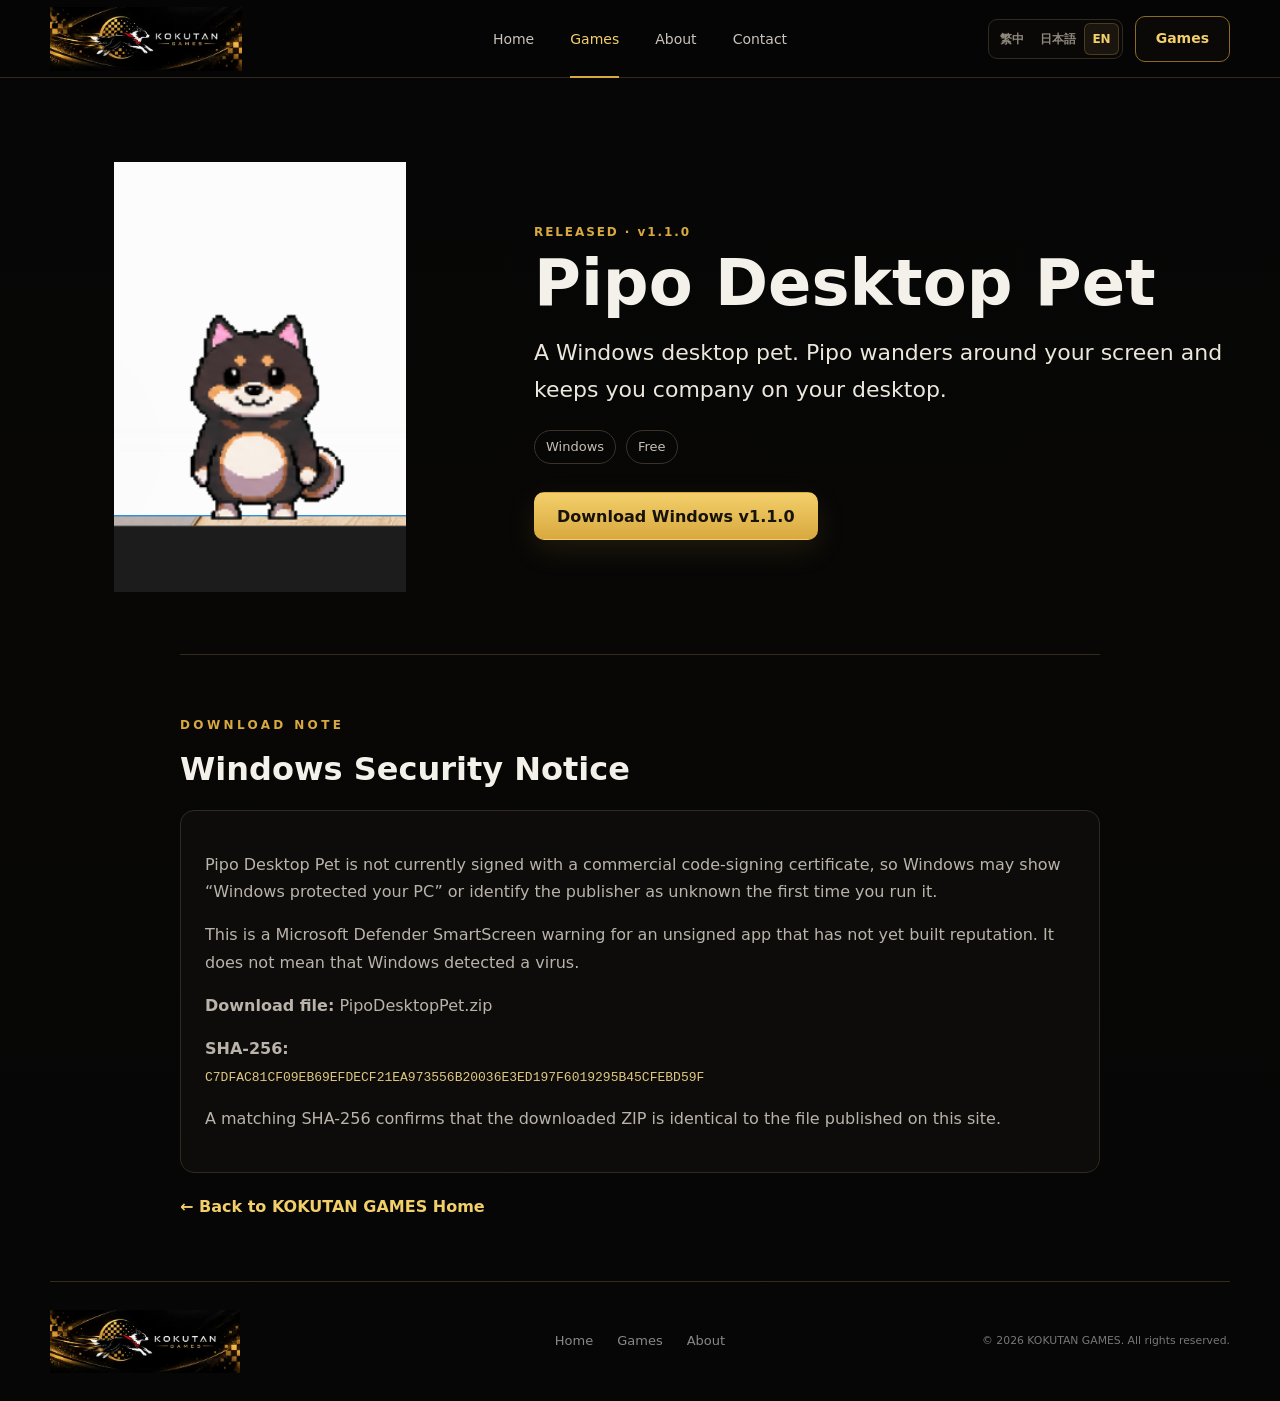
<file: games/pipo.html>
<!doctype html>
<html lang="zh-Hant">
<head>
  <meta charset="utf-8">
  <meta name="viewport" content="width=device-width,initial-scale=1">
  <title>Pipo Desktop Pet | KOKUTAN GAMES</title>
  <meta name="description" content="Pipo Desktop Pet — Windows 桌面小寵物。">
  <link rel="stylesheet" href="../style.css">
</head>
<body data-page="pipo">
  <header class="site-header">
    <a class="brand" href="../" aria-label="KOKUTAN GAMES"><img src="../assets/logo-wide.webp" alt="KOKUTAN GAMES"></a>
    <nav class="nav"><a href="../" data-i18n="nav.home">Home</a><a class="active" href="../#games" data-i18n="nav.games">Games</a><a href="../#about" data-i18n="nav.about">About</a><a href="mailto:" data-i18n="nav.contact">Contact</a></nav>
    <div class="header-tools"><div class="language-switcher" aria-label="Language"><button type="button" data-lang-btn="zh-Hant">繁中</button><button type="button" data-lang-btn="ja">日本語</button><button type="button" data-lang-btn="en">EN</button></div><a class="header-cta" href="../#games" data-i18n="nav.games">Games</a></div>
  </header>
  <main>
    <section class="detail-hero">
      <div class="detail-logo"><img src="../pipoimg.png" alt="Pipo Desktop Pet"></div>
      <div class="detail-copy">
        <p class="status">RELEASED · v1.1.0</p>
        <h1>Pipo Desktop Pet</h1>
        <p class="lead" data-i18n="pipo.lead">Windows 桌面小寵物。Pipo 會在螢幕上走來走去，陪你待在桌面上。</p>
        <div class="detail-meta"><span class="chip">Windows</span><span class="chip" data-i18n="tag.free">免費</span></div>
        <a class="button primary" href="https://github.com/user-attachments/files/31442920/PipoDesktopPet.zip" data-i18n="download">下載 Windows 版 v1.1.0</a>
      </div>
    </section>
    <section class="content-block">
      <span class="eyebrow" data-i18n="note.eyebrow">下載說明</span>
      <h2 data-i18n="note.heading">Windows 安全性提示</h2>
      <div class="download-box">
        <p data-i18n="note.p1">Pipo Desktop Pet 目前尚未使用商業程式碼簽章，因此 Windows 第一次執行時可能顯示「Windows 已保護您的電腦」及「不明的發行者」。</p>
        <p data-i18n="note.p2">這是 Microsoft Defender SmartScreen 對尚未建立信譽之未簽章程式的安全提示，並不代表 Windows 已偵測到病毒。</p>
        <p><strong data-i18n="note.file">下載檔案：</strong> PipoDesktopPet.zip</p>
        <p><strong data-i18n="note.sha">SHA-256：</strong><br><code>C7DFAC81CF09EB69EFDECF21EA973556B20036E3ED197F6019295B45CFEBD59F</code></p>
        <p data-i18n="note.p3">SHA-256 相同表示下載檔案與本站發布的 ZIP 內容一致。</p>
      </div>
      <a class="back-link" href="../" data-i18n="back">← 回 KOKUTAN GAMES 首頁</a>
    </section>
  </main>
  <footer class="site-footer"><img src="../assets/logo-wide.webp" alt="KOKUTAN GAMES"><div class="footer-links"><a href="../" data-i18n="nav.home">Home</a><a href="../#games" data-i18n="nav.games">Games</a><a href="../#about" data-i18n="nav.about">About</a></div><small data-i18n="footer.rights">© 2026 KOKUTAN GAMES. All rights reserved.</small></footer>
  <script src="../i18n.js" defer></script>
</body>
</html>
</file>
<file: style.css>
*{box-sizing:border-box}
:root{--bg:#060606;--panel:#0d0d0d;--panel2:#11110f;--text:#f4f1ea;--muted:#aaa49a;--line:#332b1d;--line-soft:#201b14;--gold:#d8a93f;--gold2:#f3cf6a;--gold3:#8d6925;--max:1180px}
html{scroll-behavior:smooth}body{margin:0;font-family:Inter,ui-sans-serif,system-ui,-apple-system,"Segoe UI","Noto Sans TC","Hiragino Kaku Gothic ProN","Yu Gothic",Meiryo,"PingFang TC",sans-serif;color:var(--text);background:linear-gradient(180deg,#060606 0%,#080706 45%,#060606 100%);line-height:1.7}a{color:inherit}img{max-width:100%}
.site-header{height:78px;padding:0 max(24px,calc((100vw - var(--max))/2));display:grid;grid-template-columns:1fr auto 1fr;align-items:center;border-bottom:1px solid var(--line);background:rgba(6,6,6,.94);backdrop-filter:blur(12px);position:sticky;top:0;z-index:20}.brand{display:flex;align-items:center;width:220px;height:64px}.brand img{width:100%;height:100%;object-fit:contain;object-position:left center}.nav{display:flex;gap:36px;align-items:center}.nav a{text-decoration:none;color:#c8c3bb;font-size:14px;padding:28px 0 24px;border-bottom:2px solid transparent}.nav a:hover,.nav a.active{color:var(--gold2);border-color:var(--gold)}.header-tools{justify-self:end;display:flex;align-items:center;gap:12px}.language-switcher{display:flex;align-items:center;padding:3px;border:1px solid #302a20;border-radius:9px;background:#090807}.language-switcher button{appearance:none;border:0;background:transparent;color:#8f887d;font:inherit;font-size:12px;font-weight:750;padding:6px 8px;border-radius:6px;cursor:pointer;white-space:nowrap}.language-switcher button:hover{color:#e2d8c5}.language-switcher button.active{background:#1a160f;color:var(--gold2);box-shadow:inset 0 0 0 1px rgba(216,169,63,.26)}.header-cta{justify-self:end;text-decoration:none;border:1px solid var(--gold3);color:var(--gold2);padding:10px 20px;border-radius:10px;font-weight:750;font-size:14px;background:#0a0907;transition:.2s ease;white-space:nowrap}.header-cta:hover{border-color:var(--gold2);box-shadow:0 0 0 3px rgba(243,207,106,.06)}
.hero{min-height:690px;display:grid;place-items:center;text-align:center;border-bottom:1px solid var(--line);position:relative;overflow:hidden;background:radial-gradient(circle at 50% 39%,rgba(216,169,63,.14),transparent 28%),radial-gradient(circle at 50% 70%,rgba(120,80,20,.10),transparent 36%),linear-gradient(180deg,#080808 0%,#080706 55%,#050505 100%)}.hero:before,.hero:after{content:"";position:absolute;left:-8%;right:-8%;height:1px;background:linear-gradient(90deg,transparent,rgba(216,169,63,.22),transparent);transform:rotate(-7deg)}.hero:before{top:36%}.hero:after{top:67%;transform:rotate(7deg)}.hero-glow{position:absolute;width:min(760px,80vw);height:min(760px,80vw);border-radius:50%;border:1px solid rgba(216,169,63,.10);box-shadow:0 0 90px rgba(216,169,63,.07),inset 0 0 70px rgba(216,169,63,.05);pointer-events:none}.hero-inner{position:relative;z-index:2;width:min(900px,calc(100% - 40px));padding:42px 0 58px}.hero-logo{display:block;width:410px;max-width:78vw;aspect-ratio:1/1;object-fit:contain;margin:0 auto 0;filter:drop-shadow(0 18px 36px rgba(0,0,0,.45))}.hero h1{margin:-26px 0 2px;font-size:clamp(40px,6vw,70px);letter-spacing:.16em;font-weight:620}.lead{margin:0;font-size:clamp(20px,3vw,30px);color:#ece7dc}.sublead{margin:8px auto 26px;color:#c7bfae;max-width:680px;font-size:17px}.hero-cta{min-width:210px}.button{display:inline-flex;align-items:center;justify-content:center;gap:10px;min-height:48px;padding:0 22px;border-radius:10px;text-decoration:none;font-weight:800;border:1px solid transparent;transition:.2s ease}.button:hover{transform:translateY(-1px)}.primary{background:linear-gradient(180deg,var(--gold2),var(--gold));color:#17120a;box-shadow:0 10px 30px rgba(216,169,63,.12)}.secondary{border-color:#4d4534;background:#0c0c0c;color:#ddd}
.section{width:min(var(--max),calc(100% - 40px));margin:0 auto;padding:82px 0}.featured-section{position:relative}.featured-section:before{content:"";position:absolute;top:0;left:50%;width:72%;height:280px;transform:translateX(-50%);background:radial-gradient(ellipse at center,rgba(216,169,63,.045),transparent 70%);pointer-events:none}.section-heading{margin-bottom:28px}.compact-heading{display:flex;align-items:end;justify-content:space-between;gap:20px}.eyebrow{display:block;color:var(--gold);font-size:12px;font-weight:800;letter-spacing:.28em;margin-bottom:6px}.section h2{font-size:clamp(28px,4vw,42px);margin:0;line-height:1.2}.featured-card{display:grid;grid-template-columns:minmax(340px,470px) 1fr;gap:58px;align-items:center;padding:46px;border:1px solid var(--line);background:linear-gradient(135deg,#0b0b0b 0%,#10100e 58%,#0a0908 100%);border-radius:20px;position:relative;overflow:hidden;box-shadow:0 22px 70px rgba(0,0,0,.22)}.featured-card:after{content:"";position:absolute;width:420px;height:420px;border-radius:50%;left:-110px;top:-120px;background:radial-gradient(circle,rgba(216,169,63,.12),rgba(216,169,63,.025) 45%,transparent 68%);pointer-events:none}.featured-visual{position:relative;min-height:360px;display:grid;place-items:center}.game-logo-wrap{display:grid;place-items:center;min-height:340px;position:relative;z-index:2}.game-logo-wrap img{width:100%;max-width:440px;max-height:390px;object-fit:contain;filter:drop-shadow(0 20px 34px rgba(0,0,0,.45))}.featured-orbit{position:absolute;width:310px;height:310px;border-radius:50%;border:1px solid rgba(216,169,63,.12);box-shadow:0 0 60px rgba(216,169,63,.05)}.status{color:var(--gold);font-size:12px;font-weight:800;letter-spacing:.16em;margin:0 0 4px}.featured-copy{position:relative;z-index:2}.featured-copy h3,.small-game-card h3{font-size:clamp(30px,4vw,46px);margin:0 0 8px;line-height:1.2}.game-tagline{color:#d0c8bb;font-size:19px;margin:0 0 10px}.game-summary{color:var(--muted);font-size:15px;max-width:590px;margin:0}.feature-grid{display:grid;grid-template-columns:repeat(3,1fr);gap:12px;margin:26px 0}.mini-feature{min-height:76px;border:1px solid #373128;border-radius:12px;display:flex;align-items:center;gap:10px;padding:0 16px;background:linear-gradient(180deg,#0d0d0c,#090909);font-weight:700}.icon{color:var(--gold2);font-size:22px}.actions{display:flex;gap:12px;flex-wrap:wrap}.small-game-card{margin-top:30px;display:grid;grid-template-columns:190px 1fr;gap:30px;align-items:center;padding:24px 28px;border:1px solid #25211a;border-radius:16px;background:linear-gradient(180deg,#0b0b0b,#090909)}.small-game-card img{width:100%;max-height:155px;object-fit:contain;background:#111;border-radius:10px}.small-game-card h3{font-size:28px}.small-game-card p{color:var(--muted);margin:6px 0 8px}.text-link{color:var(--gold2);text-decoration:none;font-weight:800}.about-section{border-top:1px solid var(--line);text-align:center;max-width:850px;padding-top:74px}.about-section h2{margin-top:6px}.about-section p{color:var(--muted);font-size:17px;max-width:760px;margin:16px auto 0}.site-footer{min-height:120px;width:min(var(--max),calc(100% - 40px));margin:0 auto;border-top:1px solid var(--line);display:grid;grid-template-columns:1fr auto 1fr;align-items:center;gap:24px;color:#777;font-size:13px}.site-footer img{width:190px;height:70px;object-fit:contain;object-position:left center}.footer-links{display:flex;gap:24px}.footer-links a{text-decoration:none;color:#888}.site-footer small{justify-self:end}
.detail-hero{width:min(var(--max),calc(100% - 40px));margin:0 auto;padding:84px 0 54px;display:grid;grid-template-columns:420px 1fr;gap:64px;align-items:center}.detail-logo img{width:100%;max-height:430px;object-fit:contain}.detail-copy h1{font-size:clamp(38px,6vw,64px);margin:0 0 12px;line-height:1.18}.detail-copy .lead{font-size:22px}.detail-meta{display:flex;gap:10px;flex-wrap:wrap;margin:22px 0 28px}.chip{border:1px solid #393329;color:#c7c0b5;border-radius:999px;padding:5px 11px;font-size:13px}.content-block{width:min(920px,calc(100% - 40px));margin:0 auto;padding:60px 0;border-top:1px solid var(--line)}.content-block h2{font-size:32px;margin:0 0 14px}.content-block p,.content-block li{color:#b9b3aa}.detail-features{display:grid;grid-template-columns:repeat(2,1fr);gap:14px;margin-top:24px}.detail-feature{border:1px solid #2e2a23;background:#0d0d0d;border-radius:14px;padding:22px}.detail-feature h3{margin:0 0 6px}.note{border-left:3px solid var(--gold);padding:4px 0 4px 16px;color:#cfc7b8}.download-box{padding:24px;border:1px solid #312a1e;background:#0d0c0a;border-radius:14px}code{word-break:break-all;color:#dfc782}.back-link{display:inline-block;margin-top:20px;color:var(--gold2);text-decoration:none;font-weight:800}
@media (max-width:1050px){.site-header{grid-template-columns:220px 1fr auto}.nav{gap:22px}.header-tools{gap:8px}.language-switcher button{padding:5px 6px}.header-cta{padding:9px 14px}}
@media (max-width:860px){.site-header{grid-template-columns:1fr auto;height:70px}.brand{width:170px;height:54px}.nav{display:none}.header-tools{gap:7px}.language-switcher{padding:2px}.language-switcher button{font-size:11px;padding:5px 6px}.header-cta{font-size:12px;padding:7px 10px}.hero{min-height:610px}.hero-logo{width:330px}.hero h1{letter-spacing:.09em}.featured-card{grid-template-columns:1fr;gap:20px;padding:28px}.featured-visual{min-height:auto}.game-logo-wrap{min-height:auto}.game-logo-wrap img{max-height:330px}.feature-grid{grid-template-columns:1fr}.small-game-card{grid-template-columns:1fr}.small-game-card img{max-width:280px}.site-footer{grid-template-columns:1fr;text-align:center;padding:28px 0}.site-footer img{margin:auto;object-position:center}.site-footer small{justify-self:center}.detail-hero{grid-template-columns:1fr;gap:20px;padding-top:50px}.detail-logo{max-width:500px;margin:auto}}
@media (max-width:560px){.site-header{padding:0 12px}.brand{width:138px}.header-cta{display:none}.language-switcher button{padding:5px}.hero-inner{padding-top:30px}.hero-logo{width:285px}.hero h1{font-size:36px}.section{padding:58px 0}.featured-card{padding:20px}.actions .button{width:100%}.detail-features{grid-template-columns:1fr}.compact-heading{display:block}}
</file>
